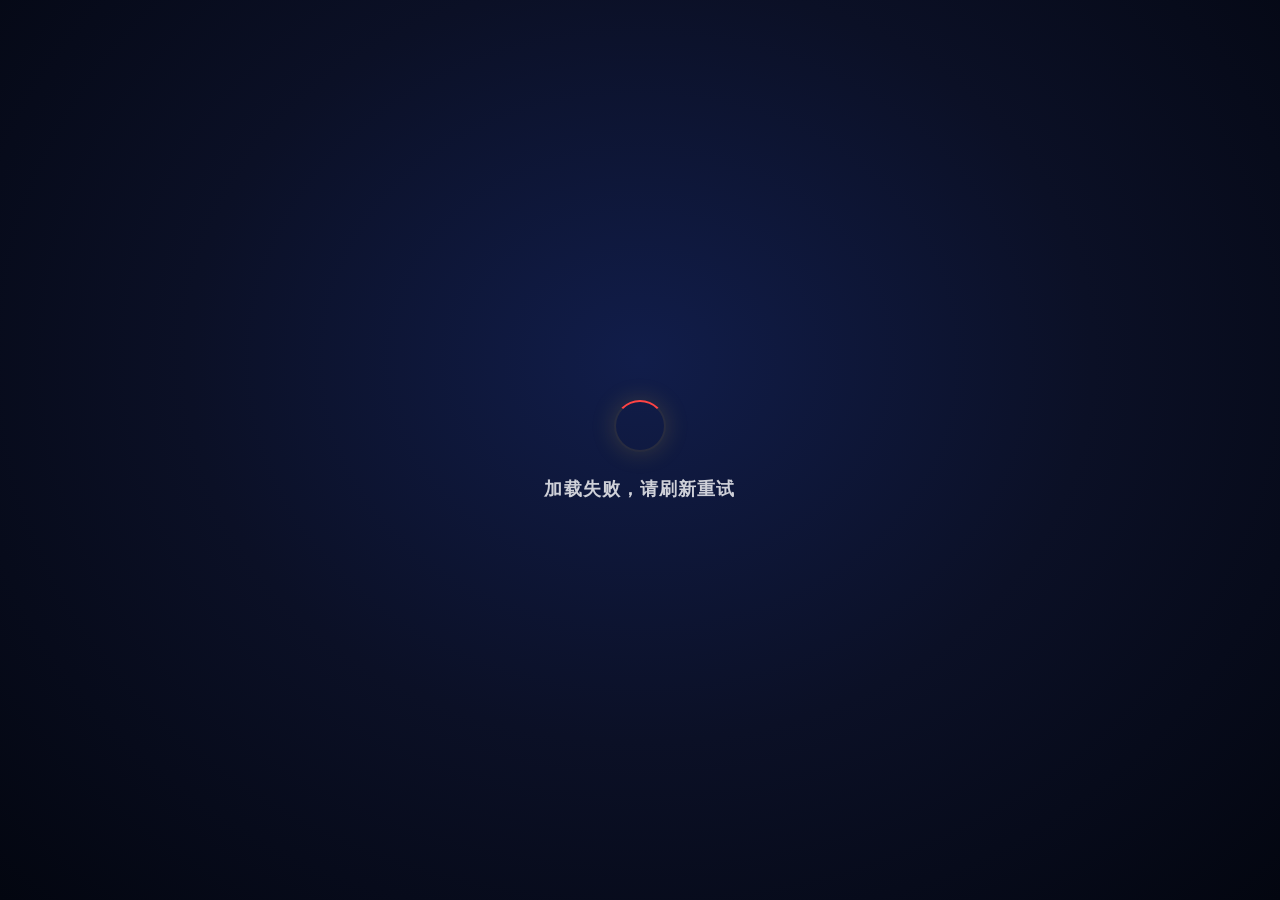
<file: index.html>
<!DOCTYPE html>
<html lang="zh-CN">
<head>
  <meta charset="UTF-8">
  <meta name="viewport"
        content="width=device-width, initial-scale=1.0, maximum-scale=1.0, user-scalable=no, viewport-fit=cover">
  <meta name="apple-mobile-web-app-capable" content="yes">
  <meta name="apple-mobile-web-app-status-bar-style" content="black-translucent">
  <meta name="format-detection" content="telephone=no">
  <title>小王子与狐狸 | Interactive Storybook MVP</title>

  <!-- 绘本字体：Nunito（儿童友好）+ Playfair Display（高级感标题） -->
  <link rel="preconnect" href="https://fonts.googleapis.com">
  <link rel="preconnect" href="https://fonts.gstatic.com" crossorigin>
  <link href="https://fonts.googleapis.com/css2?family=Nunito:wght@600;700;800;900&family=Playfair+Display:wght@700&display=swap" rel="stylesheet">

  <link rel="stylesheet" href="css/style.css">
</head>
<body>

  <!-- 魔法加载画面 -->
  <div id="loading-screen">
    <div class="loader-ring"></div>
    <div class="loading-text">魔法绘本加载中…</div>
  </div>

  <!-- 舞台主容器：所有场景元素由 JS 动态渲染 -->
  <div id="stage">
    <!-- 全屏 Canvas 粒子背景（最底层） -->
    <canvas id="bg-canvas"></canvas>
    <!-- 顶部字幕面板 -->
    <div id="subtitle-panel"></div>
    <!-- 底部操作提示 -->
    <div id="hint-bar"></div>
  </div>

  <!-- file:// 协议兼容：预加载场景数据（服务器环境下引擎优先用 fetch） -->
  <script src="js/book-data.js"></script>
  <!-- 引擎脚本 -->
  <script src="js/engine.js"></script>
</body>
</html>
</file>
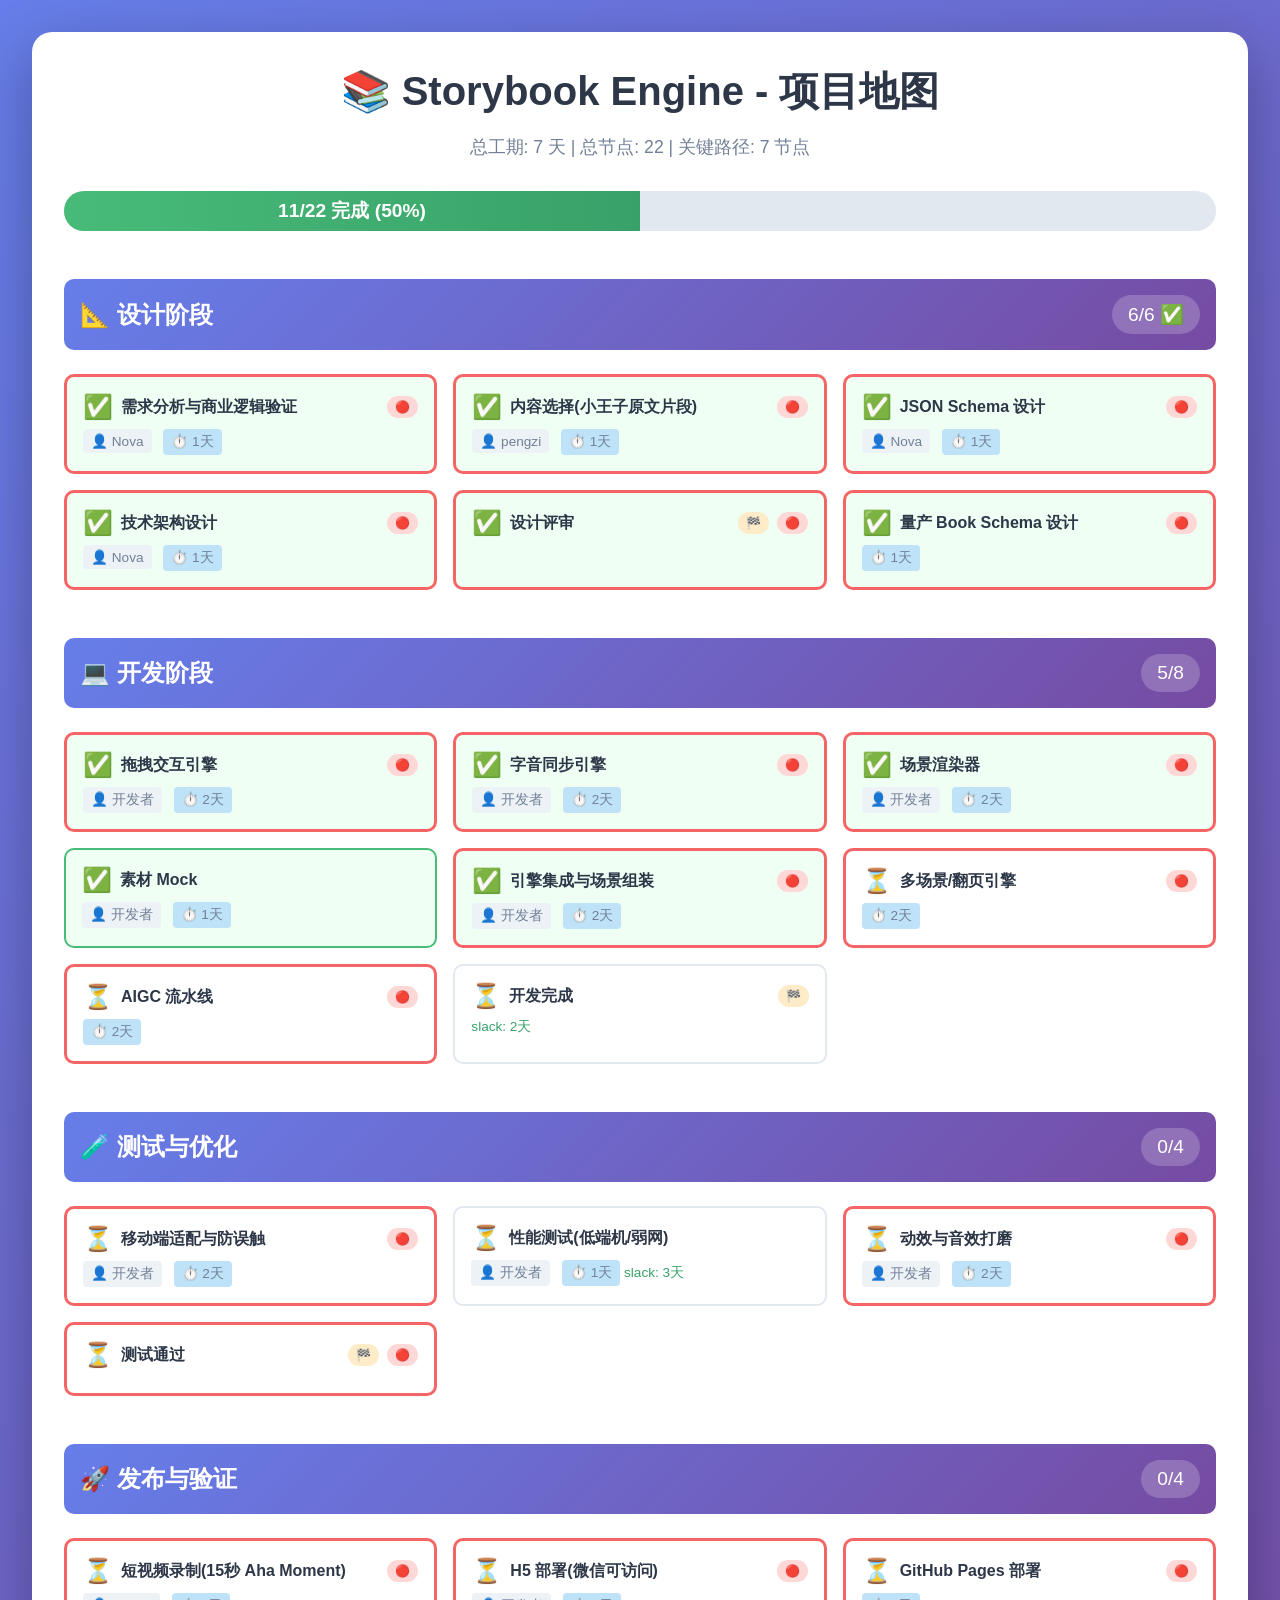
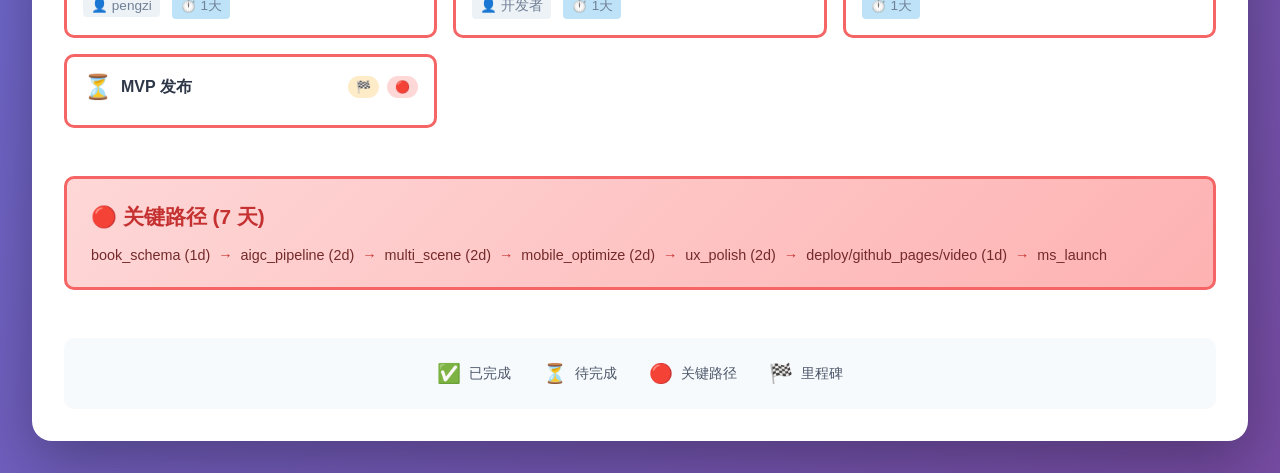
<file: project-map.html>
<!DOCTYPE html>
<html lang="zh-CN">
<head>
  <meta charset="UTF-8">
  <meta name="viewport" content="width=device-width, initial-scale=1.0">
  <title>Storybook Engine - 项目地图</title>
  <style>
    * { margin: 0; padding: 0; box-sizing: border-box; }
    body {
      font-family: -apple-system, BlinkMacSystemFont, "Segoe UI", sans-serif;
      background: linear-gradient(135deg, #667eea 0%, #764ba2 100%);
      padding: 2rem;
      min-height: 100vh;
    }
    .container {
      max-width: 1400px;
      margin: 0 auto;
      background: white;
      border-radius: 20px;
      padding: 2rem;
      box-shadow: 0 20px 60px rgba(0,0,0,0.3);
    }
    h1 {
      text-align: center;
      color: #2d3748;
      margin-bottom: 1rem;
      font-size: 2.5rem;
    }
    .meta {
      text-align: center;
      color: #718096;
      margin-bottom: 2rem;
      font-size: 1.1rem;
    }
    .progress-bar {
      width: 100%;
      height: 40px;
      background: #e2e8f0;
      border-radius: 20px;
      overflow: hidden;
      margin-bottom: 3rem;
      position: relative;
    }
    .progress-fill {
      height: 100%;
      background: linear-gradient(90deg, #48bb78, #38a169);
      width: 50%;
      transition: width 0.3s ease;
      display: flex;
      align-items: center;
      justify-content: center;
      color: white;
      font-weight: bold;
      font-size: 1.2rem;
    }
    .phase {
      margin-bottom: 3rem;
    }
    .phase-header {
      display: flex;
      align-items: center;
      margin-bottom: 1.5rem;
      padding: 1rem;
      background: linear-gradient(135deg, #667eea 0%, #764ba2 100%);
      border-radius: 10px;
      color: white;
    }
    .phase-title {
      font-size: 1.5rem;
      font-weight: bold;
      flex: 1;
    }
    .phase-progress {
      font-size: 1.2rem;
      background: rgba(255,255,255,0.2);
      padding: 0.5rem 1rem;
      border-radius: 20px;
    }
    .tasks {
      display: grid;
      grid-template-columns: repeat(auto-fill, minmax(350px, 1fr));
      gap: 1rem;
    }
    .task {
      border: 2px solid #e2e8f0;
      border-radius: 10px;
      padding: 1rem;
      background: white;
      transition: all 0.3s ease;
      position: relative;
    }
    .task:hover {
      transform: translateY(-2px);
      box-shadow: 0 4px 12px rgba(0,0,0,0.1);
    }
    .task.done {
      background: #f0fff4;
      border-color: #48bb78;
    }
    .task.critical {
      border-color: #f56565;
      border-width: 3px;
    }
    .task-header {
      display: flex;
      align-items: center;
      margin-bottom: 0.5rem;
    }
    .task-status {
      font-size: 1.5rem;
      margin-right: 0.5rem;
    }
    .task-name {
      font-weight: bold;
      color: #2d3748;
      flex: 1;
      font-size: 1rem;
    }
    .task-badge {
      font-size: 0.75rem;
      padding: 0.25rem 0.5rem;
      border-radius: 12px;
      font-weight: bold;
      margin-left: 0.5rem;
    }
    .badge-critical {
      background: #fed7d7;
      color: #c53030;
    }
    .badge-milestone {
      background: #feebc8;
      color: #c05621;
    }
    .task-meta {
      font-size: 0.85rem;
      color: #718096;
      margin-top: 0.5rem;
    }
    .task-owner {
      display: inline-block;
      background: #edf2f7;
      padding: 0.25rem 0.5rem;
      border-radius: 4px;
      margin-right: 0.5rem;
    }
    .task-days {
      display: inline-block;
      background: #bee3f8;
      padding: 0.25rem 0.5rem;
      border-radius: 4px;
    }
    .legend {
      display: flex;
      justify-content: center;
      gap: 2rem;
      margin-top: 3rem;
      padding: 1.5rem;
      background: #f7fafc;
      border-radius: 10px;
    }
    .legend-item {
      display: flex;
      align-items: center;
      gap: 0.5rem;
      font-size: 0.9rem;
      color: #4a5568;
    }
    .legend-icon {
      font-size: 1.2rem;
    }
    .critical-path {
      margin-top: 3rem;
      padding: 1.5rem;
      background: linear-gradient(135deg, #fed7d7 0%, #feb2b2 100%);
      border-radius: 10px;
      border: 3px solid #f56565;
    }
    .critical-path h3 {
      color: #c53030;
      margin-bottom: 1rem;
      font-size: 1.3rem;
    }
    .critical-path-flow {
      display: flex;
      align-items: center;
      flex-wrap: wrap;
      gap: 0.5rem;
      font-size: 0.9rem;
      color: #742a2a;
    }
    .arrow {
      color: #c53030;
      font-weight: bold;
    }
  </style>
</head>
<body>
  <div class="container">
    <h1>📚 Storybook Engine - 项目地图</h1>
    <div class="meta">
      总工期: 7 天 | 总节点: 22 | 关键路径: 7 节点
    </div>
    
    <div class="progress-bar">
      <div class="progress-fill">11/22 完成 (50%)</div>
    </div>

    <!-- 设计阶段 -->
    <div class="phase">
      <div class="phase-header">
        <div class="phase-title">📐 设计阶段</div>
        <div class="phase-progress">6/6 ✅</div>
      </div>
      <div class="tasks">
        <div class="task done critical">
          <div class="task-header">
            <span class="task-status">✅</span>
            <span class="task-name">需求分析与商业逻辑验证</span>
            <span class="task-badge badge-critical">🔴</span>
          </div>
          <div class="task-meta">
            <span class="task-owner">👤 Nova</span>
            <span class="task-days">⏱️ 1天</span>
          </div>
        </div>

        <div class="task done critical">
          <div class="task-header">
            <span class="task-status">✅</span>
            <span class="task-name">内容选择(小王子原文片段)</span>
            <span class="task-badge badge-critical">🔴</span>
          </div>
          <div class="task-meta">
            <span class="task-owner">👤 pengzi</span>
            <span class="task-days">⏱️ 1天</span>
          </div>
        </div>

        <div class="task done critical">
          <div class="task-header">
            <span class="task-status">✅</span>
            <span class="task-name">JSON Schema 设计</span>
            <span class="task-badge badge-critical">🔴</span>
          </div>
          <div class="task-meta">
            <span class="task-owner">👤 Nova</span>
            <span class="task-days">⏱️ 1天</span>
          </div>
        </div>

        <div class="task done critical">
          <div class="task-header">
            <span class="task-status">✅</span>
            <span class="task-name">技术架构设计</span>
            <span class="task-badge badge-critical">🔴</span>
          </div>
          <div class="task-meta">
            <span class="task-owner">👤 Nova</span>
            <span class="task-days">⏱️ 1天</span>
          </div>
        </div>

        <div class="task done critical">
          <div class="task-header">
            <span class="task-status">✅</span>
            <span class="task-name">设计评审</span>
            <span class="task-badge badge-milestone">🏁</span>
            <span class="task-badge badge-critical">🔴</span>
          </div>
        </div>

        <div class="task done critical">
          <div class="task-header">
            <span class="task-status">✅</span>
            <span class="task-name">量产 Book Schema 设计</span>
            <span class="task-badge badge-critical">🔴</span>
          </div>
          <div class="task-meta">
            <span class="task-days">⏱️ 1天</span>
          </div>
        </div>
      </div>
    </div>

    <!-- 开发阶段 -->
    <div class="phase">
      <div class="phase-header">
        <div class="phase-title">💻 开发阶段</div>
        <div class="phase-progress">5/8</div>
      </div>
      <div class="tasks">
        <div class="task done critical">
          <div class="task-header">
            <span class="task-status">✅</span>
            <span class="task-name">拖拽交互引擎</span>
            <span class="task-badge badge-critical">🔴</span>
          </div>
          <div class="task-meta">
            <span class="task-owner">👤 开发者</span>
            <span class="task-days">⏱️ 2天</span>
          </div>
        </div>

        <div class="task done critical">
          <div class="task-header">
            <span class="task-status">✅</span>
            <span class="task-name">字音同步引擎</span>
            <span class="task-badge badge-critical">🔴</span>
          </div>
          <div class="task-meta">
            <span class="task-owner">👤 开发者</span>
            <span class="task-days">⏱️ 2天</span>
          </div>
        </div>

        <div class="task done critical">
          <div class="task-header">
            <span class="task-status">✅</span>
            <span class="task-name">场景渲染器</span>
            <span class="task-badge badge-critical">🔴</span>
          </div>
          <div class="task-meta">
            <span class="task-owner">👤 开发者</span>
            <span class="task-days">⏱️ 2天</span>
          </div>
        </div>

        <div class="task done">
          <div class="task-header">
            <span class="task-status">✅</span>
            <span class="task-name">素材 Mock</span>
          </div>
          <div class="task-meta">
            <span class="task-owner">👤 开发者</span>
            <span class="task-days">⏱️ 1天</span>
          </div>
        </div>

        <div class="task done critical">
          <div class="task-header">
            <span class="task-status">✅</span>
            <span class="task-name">引擎集成与场景组装</span>
            <span class="task-badge badge-critical">🔴</span>
          </div>
          <div class="task-meta">
            <span class="task-owner">👤 开发者</span>
            <span class="task-days">⏱️ 2天</span>
          </div>
        </div>

        <div class="task critical">
          <div class="task-header">
            <span class="task-status">⏳</span>
            <span class="task-name">多场景/翻页引擎</span>
            <span class="task-badge badge-critical">🔴</span>
          </div>
          <div class="task-meta">
            <span class="task-days">⏱️ 2天</span>
          </div>
        </div>

        <div class="task critical">
          <div class="task-header">
            <span class="task-status">⏳</span>
            <span class="task-name">AIGC 流水线</span>
            <span class="task-badge badge-critical">🔴</span>
          </div>
          <div class="task-meta">
            <span class="task-days">⏱️ 2天</span>
          </div>
        </div>

        <div class="task">
          <div class="task-header">
            <span class="task-status">⏳</span>
            <span class="task-name">开发完成</span>
            <span class="task-badge badge-milestone">🏁</span>
          </div>
          <div class="task-meta">
            <span style="color: #38a169;">slack: 2天</span>
          </div>
        </div>
      </div>
    </div>

    <!-- 测试阶段 -->
    <div class="phase">
      <div class="phase-header">
        <div class="phase-title">🧪 测试与优化</div>
        <div class="phase-progress">0/4</div>
      </div>
      <div class="tasks">
        <div class="task critical">
          <div class="task-header">
            <span class="task-status">⏳</span>
            <span class="task-name">移动端适配与防误触</span>
            <span class="task-badge badge-critical">🔴</span>
          </div>
          <div class="task-meta">
            <span class="task-owner">👤 开发者</span>
            <span class="task-days">⏱️ 2天</span>
          </div>
        </div>

        <div class="task">
          <div class="task-header">
            <span class="task-status">⏳</span>
            <span class="task-name">性能测试(低端机/弱网)</span>
          </div>
          <div class="task-meta">
            <span class="task-owner">👤 开发者</span>
            <span class="task-days">⏱️ 1天</span>
            <span style="color: #38a169;">slack: 3天</span>
          </div>
        </div>

        <div class="task critical">
          <div class="task-header">
            <span class="task-status">⏳</span>
            <span class="task-name">动效与音效打磨</span>
            <span class="task-badge badge-critical">🔴</span>
          </div>
          <div class="task-meta">
            <span class="task-owner">👤 开发者</span>
            <span class="task-days">⏱️ 2天</span>
          </div>
        </div>

        <div class="task critical">
          <div class="task-header">
            <span class="task-status">⏳</span>
            <span class="task-name">测试通过</span>
            <span class="task-badge badge-milestone">🏁</span>
            <span class="task-badge badge-critical">🔴</span>
          </div>
        </div>
      </div>
    </div>

    <!-- 发布阶段 -->
    <div class="phase">
      <div class="phase-header">
        <div class="phase-title">🚀 发布与验证</div>
        <div class="phase-progress">0/4</div>
      </div>
      <div class="tasks">
        <div class="task critical">
          <div class="task-header">
            <span class="task-status">⏳</span>
            <span class="task-name">短视频录制(15秒 Aha Moment)</span>
            <span class="task-badge badge-critical">🔴</span>
          </div>
          <div class="task-meta">
            <span class="task-owner">👤 pengzi</span>
            <span class="task-days">⏱️ 1天</span>
          </div>
        </div>

        <div class="task critical">
          <div class="task-header">
            <span class="task-status">⏳</span>
            <span class="task-name">H5 部署(微信可访问)</span>
            <span class="task-badge badge-critical">🔴</span>
          </div>
          <div class="task-meta">
            <span class="task-owner">👤 开发者</span>
            <span class="task-days">⏱️ 1天</span>
          </div>
        </div>

        <div class="task critical">
          <div class="task-header">
            <span class="task-status">⏳</span>
            <span class="task-name">GitHub Pages 部署</span>
            <span class="task-badge badge-critical">🔴</span>
          </div>
          <div class="task-meta">
            <span class="task-days">⏱️ 1天</span>
          </div>
        </div>

        <div class="task critical">
          <div class="task-header">
            <span class="task-status">⏳</span>
            <span class="task-name">MVP 发布</span>
            <span class="task-badge badge-milestone">🏁</span>
            <span class="task-badge badge-critical">🔴</span>
          </div>
        </div>
      </div>
    </div>

    <!-- 关键路径 -->
    <div class="critical-path">
      <h3>🔴 关键路径 (7 天)</h3>
      <div class="critical-path-flow">
        <span>book_schema (1d)</span>
        <span class="arrow">→</span>
        <span>aigc_pipeline (2d)</span>
        <span class="arrow">→</span>
        <span>multi_scene (2d)</span>
        <span class="arrow">→</span>
        <span>mobile_optimize (2d)</span>
        <span class="arrow">→</span>
        <span>ux_polish (2d)</span>
        <span class="arrow">→</span>
        <span>deploy/github_pages/video (1d)</span>
        <span class="arrow">→</span>
        <span>ms_launch</span>
      </div>
    </div>

    <!-- 图例 -->
    <div class="legend">
      <div class="legend-item">
        <span class="legend-icon">✅</span>
        <span>已完成</span>
      </div>
      <div class="legend-item">
        <span class="legend-icon">⏳</span>
        <span>待完成</span>
      </div>
      <div class="legend-item">
        <span class="legend-icon">🔴</span>
        <span>关键路径</span>
      </div>
      <div class="legend-item">
        <span class="legend-icon">🏁</span>
        <span>里程碑</span>
      </div>
    </div>
  </div>
</body>
</html>
</file>
<file: css/style.css>
/* ============================================================
   《沉浸式双语互动绘本》— v3 光影特效交互容器
   深邃暗夜 · 极品毛玻璃 · 金色魔法字音 · 图片占位符体系
   ============================================================ */

/* ---------- 防误触 ---------- */
* {
  margin: 0; padding: 0; box-sizing: border-box;
  -webkit-tap-highlight-color: transparent;
  -webkit-touch-callout: none;
  -webkit-user-select: none;
  user-select: none;
  touch-action: none;
}

html, body {
  width: 100%; height: 100%;
  overflow: hidden; position: fixed; top: 0; left: 0;
  font-family: 'Nunito', 'PingFang SC', 'Microsoft YaHei', sans-serif;
  -webkit-overflow-scrolling: auto;
  overscroll-behavior: none;
  background: #030610;
}

/* ---------- 舞台 ---------- */
#stage {
  position: relative;
  width: 100vw; height: 100vh;
  overflow: hidden;
  background: linear-gradient(180deg,
    #05080F 0%, #0B1026 12%, #111D4A 28%,
    #162458 45%, #0f2040 65%, #0a1830 82%, #060e20 100%);
}

/* ---------- Canvas 粒子层 ---------- */
#bg-canvas {
  position: absolute;
  top: 0; left: 0;
  width: 100%; height: 100%;
  z-index: 1;
  pointer-events: none;
}

/* ============================================================
   极品 Glassmorphism 字幕面板
   ============================================================ */
#subtitle-panel {
  position: absolute;
  top: 14px; left: 14px; right: 14px;
  width: auto;
  z-index: 100;
  display: flex; flex-wrap: wrap;
  justify-content: center; align-items: center;
  gap: 0.35em;
  padding: 1.1rem 1.5rem;
  padding-top: max(1.1rem, calc(env(safe-area-inset-top) + 0.6rem));
  background: rgba(15, 20, 30, 0.4);
  backdrop-filter: blur(20px);
  -webkit-backdrop-filter: blur(20px);
  border: 1px solid rgba(255, 215, 0, 0.1);
  border-radius: 20px;
  box-shadow: 0 30px 60px rgba(0, 0, 0, 0.5);
  min-height: 3.4rem;
  transition: opacity 0.4s ease;
}

/* ---------- 魔法字音 ---------- */
.word-span {
  display: inline-block;
  color: rgba(255, 255, 255, 0.45);
  font-family: 'Nunito', sans-serif;
  font-size: 1.5rem;
  font-weight: 800;
  letter-spacing: 0.02em;
  text-shadow: 0 1px 3px rgba(0, 0, 0, 0.5);
  transition: color 0.22s ease,
              transform 0.22s cubic-bezier(0.34, 1.56, 0.64, 1),
              text-shadow 0.22s ease;
  transform-origin: center bottom;
  padding: 0 0.06em;
  line-height: 1.5;
}

.word-span.highlight {
  color: #d4af37;
  transform: scale(1.15);
  text-shadow:
    0 0 15px rgba(212, 175, 55, 0.8),
    0 0 35px rgba(212, 175, 55, 0.35),
    0 2px 4px rgba(0, 0, 0, 0.4);
}

.word-span.spoken {
  color: rgba(255, 255, 255, 0.88);
  text-shadow: 0 1px 8px rgba(255, 255, 255, 0.15);
}

#subtitle-zh {
  width: 100%; text-align: center;
  font-family: 'PingFang SC', 'Microsoft YaHei', sans-serif;
  font-size: 0.9rem; font-weight: 600;
  color: rgba(255, 255, 255, 0.35);
  margin-top: 0.3rem;
  letter-spacing: 0.1em;
  text-shadow: 0 1px 4px rgba(0, 0, 0, 0.5);
}

/* ============================================================
   场景角色 / 物品（图片占位符体系）
   ============================================================ */
.scene-character,
.scene-item {
  position: absolute;
  transform: translate(-50%, -50%);
  cursor: default;
  z-index: 10;
  transition: filter 0.6s cubic-bezier(0.25, 0.46, 0.45, 0.94);
  line-height: 1;
}

.scene-character img,
.scene-item img {
  width: 100%; height: 100%;
  display: block;
  object-fit: contain;
  pointer-events: none;
}

.scene-item[data-draggable="true"] {
  cursor: grab; z-index: 20;
}
.scene-item[data-draggable="true"]:active {
  cursor: grabbing;
}

/* ---------- 拖拽进行时：强烈金色外发光 ---------- */
.scene-item.dragging {
  z-index: 999;
  transform: translate(-50%, -50%) scale(1.15);
  filter: drop-shadow(0 0 20px rgba(212, 175, 55, 1))
          drop-shadow(0 0 40px rgba(212, 175, 55, 0.5))
          drop-shadow(0 6px 18px rgba(0, 0, 0, 0.5));
  transition: filter 0.1s ease, transform 0s;
  animation: none !important;
}

/* ---------- 苹果浮动 + 金色脉冲外发光 ---------- */
@keyframes item-bounce {
  0%, 100% {
    transform: translate(-50%, -50%) scale(1);
    filter: drop-shadow(0 0 6px rgba(212, 175, 55, 0.3))
            drop-shadow(0 4px 12px rgba(0, 0, 0, 0.3));
  }
  50% {
    transform: translate(-50%, -56%) scale(1.04);
    filter: drop-shadow(0 0 18px rgba(212, 175, 55, 0.85))
            drop-shadow(0 0 35px rgba(212, 175, 55, 0.3))
            drop-shadow(0 4px 12px rgba(0, 0, 0, 0.3));
  }
}
.anim-item-bounce {
  animation: item-bounce 2.4s ease-in-out infinite;
}

/* ---------- 狐狸空闲呼吸 ---------- */
@keyframes fox-idle {
  0%, 100% { transform: translate(-50%, -50%) scale(1); }
  50%      { transform: translate(-50%, -51%) scale(1.02); }
}
.anim-fox-idle {
  animation: fox-idle 3s ease-in-out infinite;
}

/* ---------- 狐狸开心跳跃 ---------- */
@keyframes fox-jump {
  0%   { transform: translate(-50%, -50%) scale(1, 1) rotate(0deg); }
  12%  { transform: translate(-50%, -48%) scale(1.08, 0.88) rotate(0deg); }
  28%  { transform: translate(-50%, -80%) scale(0.92, 1.12) rotate(-4deg); }
  45%  { transform: translate(-50%, -50%) scale(1.06, 0.92) rotate(0deg); }
  58%  { transform: translate(-50%, -62%) scale(0.97, 1.04) rotate(3deg); }
  72%  { transform: translate(-50%, -50%) scale(1.02, 0.97) rotate(0deg); }
  85%  { transform: translate(-50%, -53%) scale(0.99, 1.01) rotate(-1deg); }
  100% { transform: translate(-50%, -50%) scale(1, 1) rotate(0deg); }
}
.anim-fox-jump {
  animation: fox-jump 1s cubic-bezier(0.34, 1.56, 0.64, 1) forwards;
}

/* ---------- 苹果消失 ---------- */
@keyframes pop-vanish {
  0%   { transform: translate(-50%, -50%) scale(1); opacity: 1;
         filter: drop-shadow(0 0 15px rgba(212, 175, 55, 0.8)); }
  40%  { transform: translate(-50%, -50%) scale(1.6); opacity: 0.7;
         filter: drop-shadow(0 0 50px rgba(255, 215, 0, 1)); }
  100% { transform: translate(-50%, -50%) scale(0); opacity: 0;
         filter: drop-shadow(0 0 0px transparent); }
}
.anim-pop-vanish {
  animation: pop-vanish 0.5s ease-out forwards;
  pointer-events: none;
}

/* ---------- 底部提示条 ---------- */
#hint-bar {
  position: absolute;
  bottom: 14px; left: 14px; right: 14px;
  width: auto; z-index: 100; text-align: center;
  padding: 0.9rem 1.2rem;
  padding-bottom: max(0.9rem, calc(env(safe-area-inset-bottom) + 0.4rem));
  font-family: 'Nunito', sans-serif;
  font-size: 1.05rem; font-weight: 700;
  letter-spacing: 0.03em;
  color: rgba(255, 255, 255, 0.8);
  background: rgba(15, 20, 30, 0.35);
  backdrop-filter: blur(16px);
  -webkit-backdrop-filter: blur(16px);
  border: 1px solid rgba(255, 215, 0, 0.08);
  border-radius: 16px;
  box-shadow: 0 15px 40px rgba(0, 0, 0, 0.4);
  opacity: 0; transform: translateY(30px);
  transition: opacity 0.6s ease, transform 0.6s cubic-bezier(0.34, 1.56, 0.64, 1);
}
#hint-bar.visible { opacity: 1; transform: translateY(0); }

/* ---------- DOM 粒子 ---------- */
.particle {
  position: absolute; pointer-events: none; z-index: 500;
  font-size: 1.6rem;
  animation: particle-fly 1.2s ease-out forwards;
}
@keyframes particle-fly {
  0%   { opacity: 1; transform: translate(0, 0) scale(1) rotate(0deg); }
  100% { opacity: 0; transform: translate(var(--px), var(--py)) scale(0.2) rotate(720deg); }
}

/* ---------- Loading ---------- */
#loading-screen {
  position: fixed; top: 0; left: 0;
  width: 100%; height: 100%; z-index: 9999;
  display: flex; flex-direction: column;
  justify-content: center; align-items: center;
  background: radial-gradient(ellipse at 50% 40%, #111D4A 0%, #0B1026 50%, #030610 100%);
  color: rgba(255, 255, 255, 0.8);
  font-family: 'Nunito', sans-serif;
  font-size: 1.15rem; font-weight: 700;
  letter-spacing: 0.06em; gap: 1.5rem;
  transition: opacity 0.8s ease;
}
#loading-screen.fade-out { opacity: 0; pointer-events: none; }

.loader-ring {
  width: 52px; height: 52px;
  border: 2.5px solid rgba(212, 175, 55, 0.12);
  border-top-color: #d4af37;
  border-radius: 50%;
  animation: spin 1s linear infinite;
  box-shadow: 0 0 25px rgba(212, 175, 55, 0.2);
}
@keyframes spin { from { transform: rotate(0deg); } to { transform: rotate(360deg); } }

/* ---------- 碰撞高亮 ---------- */
.scene-character.drop-hover {
  filter: brightness(1.2) saturate(1.2)
          drop-shadow(0 0 25px rgba(255, 215, 0, 0.9))
          drop-shadow(0 0 50px rgba(212, 175, 55, 0.4)) !important;
  transition: filter 0.12s ease !important;
}

/* ============================================================
   导航按钮样式
   ============================================================ */
.nav-button {
  position: absolute;
  bottom: 30px;
  right: 30px;
  z-index: 1000;
  padding: 12px 24px;
  font-size: 1.2rem;
  font-weight: 700;
  color: #fff;
  background: linear-gradient(135deg, #667eea 0%, #764ba2 100%);
  border: none;
  border-radius: 30px;
  box-shadow: 0 4px 15px rgba(102, 126, 234, 0.4);
  cursor: pointer;
  transition: all 0.3s ease;
  font-family: 'Nunito', sans-serif;
}

.nav-button:hover {
  transform: translateY(-2px);
  box-shadow: 0 6px 20px rgba(102, 126, 234, 0.6);
}

.nav-button:active {
  transform: translateY(0);
  box-shadow: 0 2px 10px rgba(102, 126, 234, 0.4);
}

.nav-button:disabled {
  opacity: 0.5;
  cursor: not-allowed;
}
</file>
